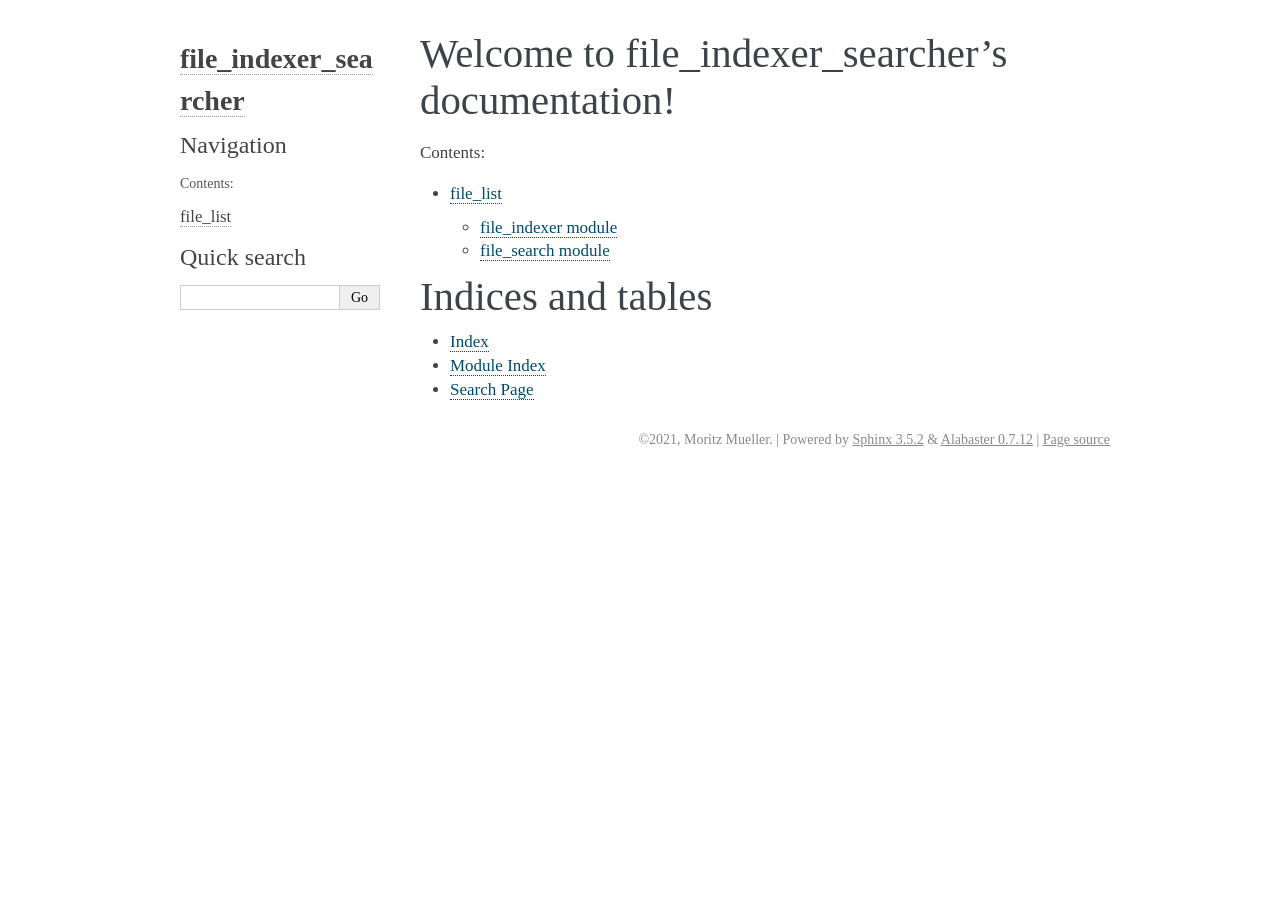
<file: docs/index.html>
<!DOCTYPE html>

<html>
  <head>
    <meta charset="utf-8" />
    <meta name="viewport" content="width=device-width, initial-scale=1.0" />
    <title>Welcome to file_indexer_searcher’s documentation! &#8212; file_indexer_searcher 1.0.0 documentation</title>
    <link rel="stylesheet" href="_static/pygments.css" type="text/css" />
    <link rel="stylesheet" href="_static/alabaster.css" type="text/css" />
    <script id="documentation_options" data-url_root="./" src="_static/documentation_options.js"></script>
    <script src="_static/jquery.js"></script>
    <script src="_static/underscore.js"></script>
    <script src="_static/doctools.js"></script>
    <link rel="index" title="Index" href="genindex.html" />
    <link rel="search" title="Search" href="search.html" />
    <link rel="next" title="file_list" href="modules.html" />
   
  <link rel="stylesheet" href="_static/custom.css" type="text/css" />
  
  
  <meta name="viewport" content="width=device-width, initial-scale=0.9, maximum-scale=0.9" />

  </head><body>
  

    <div class="document">
      <div class="documentwrapper">
        <div class="bodywrapper">
          

          <div class="body" role="main">
            
  <div class="section" id="welcome-to-file-indexer-searcher-s-documentation">
<h1>Welcome to file_indexer_searcher’s documentation!<a class="headerlink" href="#welcome-to-file-indexer-searcher-s-documentation" title="Permalink to this headline">¶</a></h1>
<div class="toctree-wrapper compound">
<p class="caption"><span class="caption-text">Contents:</span></p>
<ul>
<li class="toctree-l1"><a class="reference internal" href="modules.html">file_list</a><ul>
<li class="toctree-l2"><a class="reference internal" href="file_indexer.html">file_indexer module</a></li>
<li class="toctree-l2"><a class="reference internal" href="file_search.html">file_search module</a></li>
</ul>
</li>
</ul>
</div>
</div>
<div class="section" id="indices-and-tables">
<h1>Indices and tables<a class="headerlink" href="#indices-and-tables" title="Permalink to this headline">¶</a></h1>
<ul class="simple">
<li><p><a class="reference internal" href="genindex.html"><span class="std std-ref">Index</span></a></p></li>
<li><p><a class="reference internal" href="py-modindex.html"><span class="std std-ref">Module Index</span></a></p></li>
<li><p><a class="reference internal" href="search.html"><span class="std std-ref">Search Page</span></a></p></li>
</ul>
</div>


          </div>
          
        </div>
      </div>
      <div class="sphinxsidebar" role="navigation" aria-label="main navigation">
        <div class="sphinxsidebarwrapper">
<h1 class="logo"><a href="#">file_indexer_searcher</a></h1>








<h3>Navigation</h3>
<p class="caption"><span class="caption-text">Contents:</span></p>
<ul>
<li class="toctree-l1"><a class="reference internal" href="modules.html">file_list</a></li>
</ul>

<div class="relations">
<h3>Related Topics</h3>
<ul>
  <li><a href="#">Documentation overview</a><ul>
      <li>Next: <a href="modules.html" title="next chapter">file_list</a></li>
  </ul></li>
</ul>
</div>
<div id="searchbox" style="display: none" role="search">
  <h3 id="searchlabel">Quick search</h3>
    <div class="searchformwrapper">
    <form class="search" action="search.html" method="get">
      <input type="text" name="q" aria-labelledby="searchlabel" />
      <input type="submit" value="Go" />
    </form>
    </div>
</div>
<script>$('#searchbox').show(0);</script>








        </div>
      </div>
      <div class="clearer"></div>
    </div>
    <div class="footer">
      &copy;2021, Moritz Mueller.
      
      |
      Powered by <a href="http://sphinx-doc.org/">Sphinx 3.5.2</a>
      &amp; <a href="https://github.com/bitprophet/alabaster">Alabaster 0.7.12</a>
      
      |
      <a href="_sources/index.rst.txt"
          rel="nofollow">Page source</a>
    </div>

    

    
  </body>
</html>
</file>
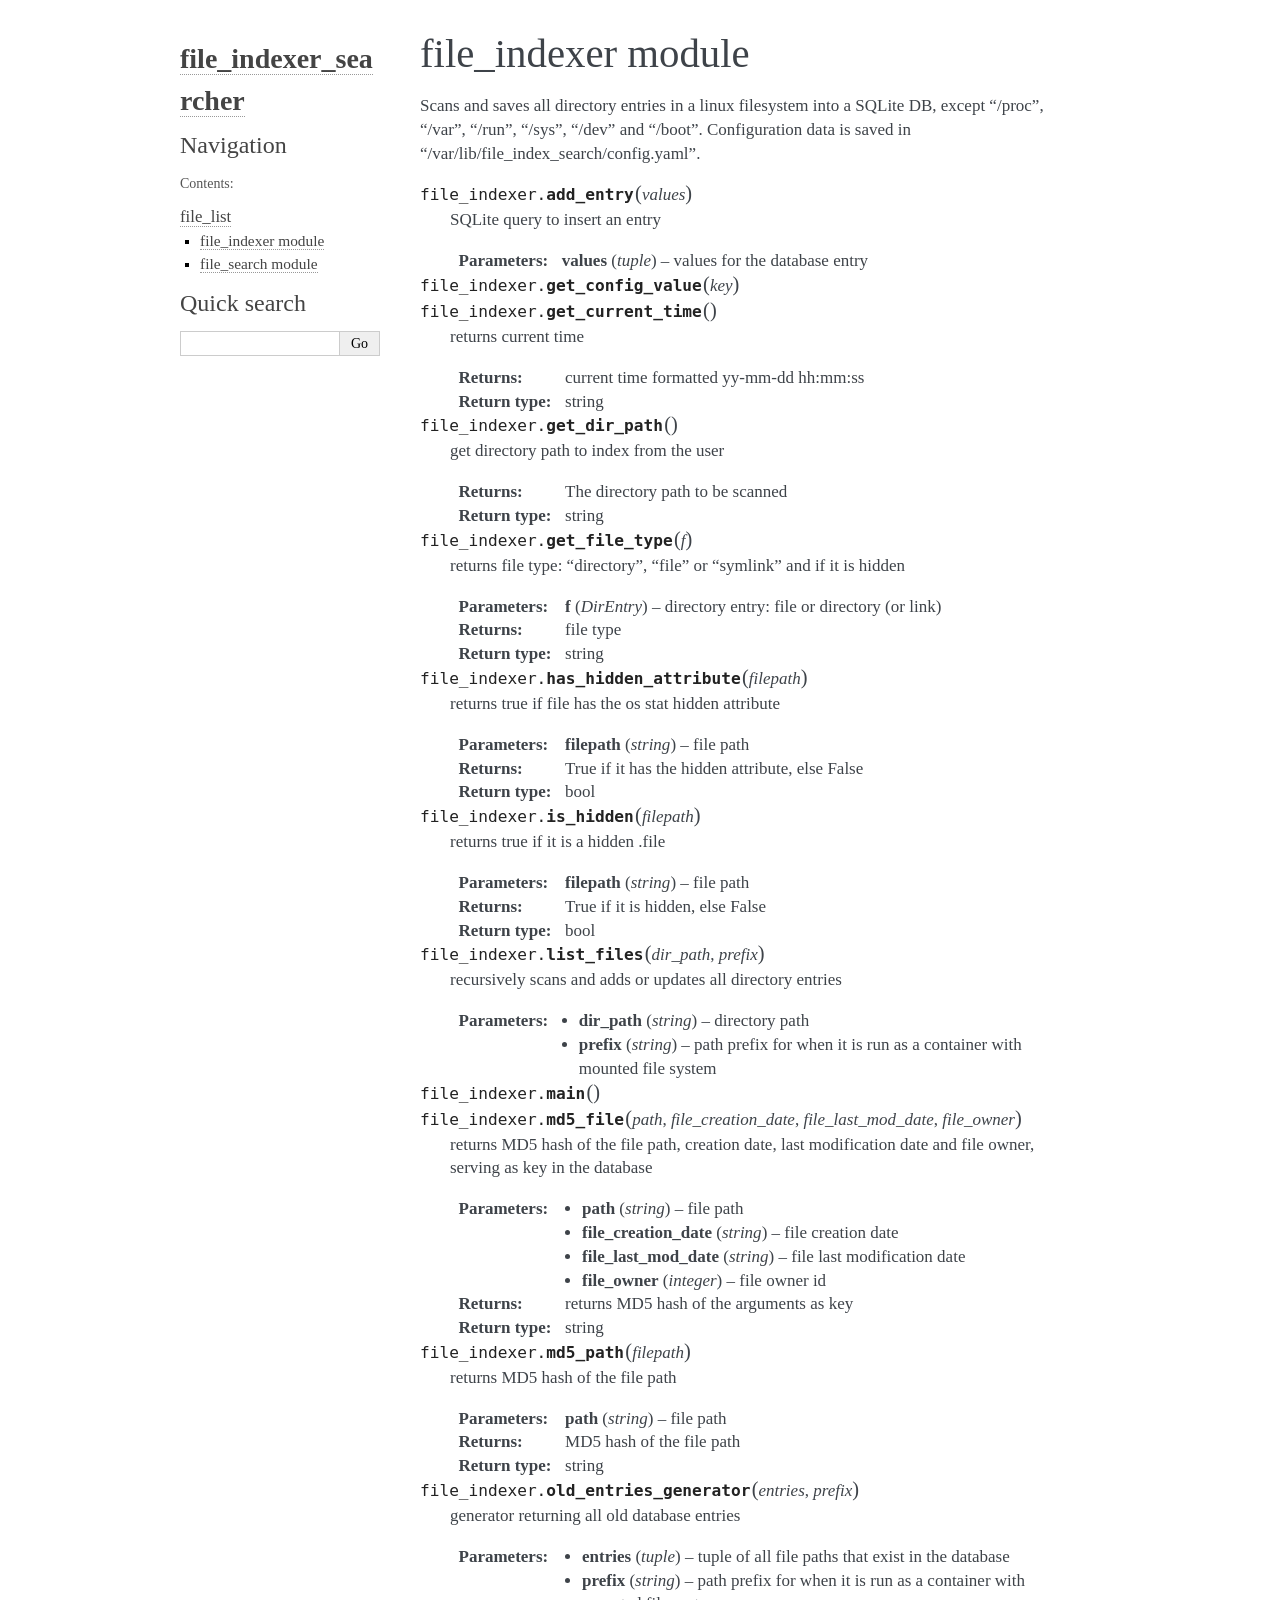
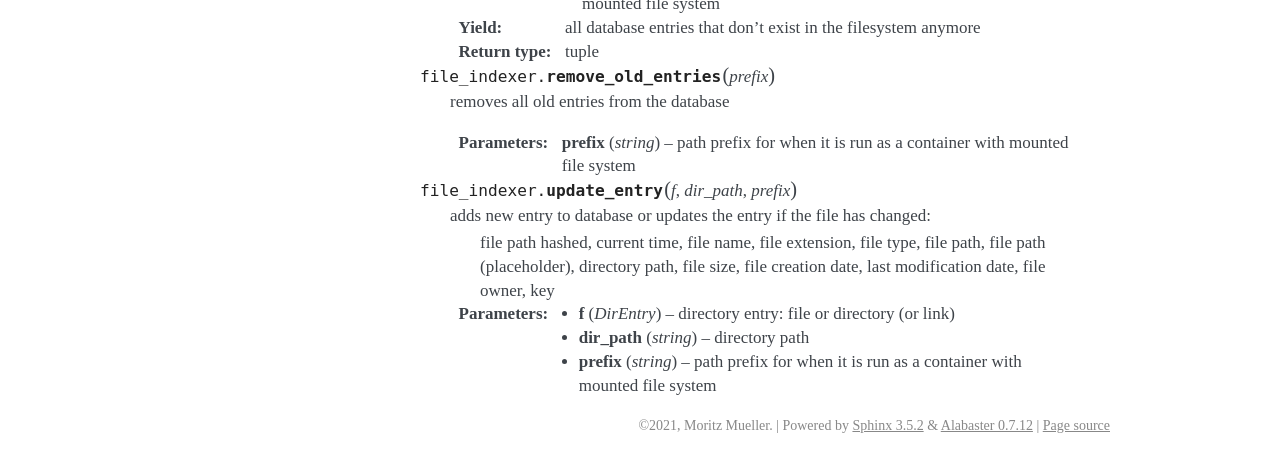
<file: docs/file_indexer.html>
<!DOCTYPE html>

<html>
  <head>
    <meta charset="utf-8" />
    <meta name="viewport" content="width=device-width, initial-scale=1.0" />
    <title>file_indexer module &#8212; file_indexer_searcher 1.0.0 documentation</title>
    <link rel="stylesheet" href="_static/pygments.css" type="text/css" />
    <link rel="stylesheet" href="_static/alabaster.css" type="text/css" />
    <script id="documentation_options" data-url_root="./" src="_static/documentation_options.js"></script>
    <script src="_static/jquery.js"></script>
    <script src="_static/underscore.js"></script>
    <script src="_static/doctools.js"></script>
    <link rel="index" title="Index" href="genindex.html" />
    <link rel="search" title="Search" href="search.html" />
    <link rel="next" title="file_search module" href="file_search.html" />
    <link rel="prev" title="file_list" href="modules.html" />
   
  <link rel="stylesheet" href="_static/custom.css" type="text/css" />
  
  
  <meta name="viewport" content="width=device-width, initial-scale=0.9, maximum-scale=0.9" />

  </head><body>
  

    <div class="document">
      <div class="documentwrapper">
        <div class="bodywrapper">
          

          <div class="body" role="main">
            
  <div class="section" id="module-file_indexer">
<span id="file-indexer-module"></span><h1>file_indexer module<a class="headerlink" href="#module-file_indexer" title="Permalink to this headline">¶</a></h1>
<p>Scans and saves all directory entries in a linux filesystem into a SQLite DB, 
except “/proc”, “/var”, “/run”, “/sys”, “/dev” and “/boot”.
Configuration data is saved in “/var/lib/file_index_search/config.yaml”.</p>
<dl class="py function">
<dt id="file_indexer.add_entry">
<code class="sig-prename descclassname"><span class="pre">file_indexer.</span></code><code class="sig-name descname"><span class="pre">add_entry</span></code><span class="sig-paren">(</span><em class="sig-param"><span class="n"><span class="pre">values</span></span></em><span class="sig-paren">)</span><a class="headerlink" href="#file_indexer.add_entry" title="Permalink to this definition">¶</a></dt>
<dd><p>SQLite query to insert an entry</p>
<dl class="field-list simple">
<dt class="field-odd">Parameters</dt>
<dd class="field-odd"><p><strong>values</strong> (<em>tuple</em>) – values for the database entry</p>
</dd>
</dl>
</dd></dl>

<dl class="py function">
<dt id="file_indexer.get_config_value">
<code class="sig-prename descclassname"><span class="pre">file_indexer.</span></code><code class="sig-name descname"><span class="pre">get_config_value</span></code><span class="sig-paren">(</span><em class="sig-param"><span class="n"><span class="pre">key</span></span></em><span class="sig-paren">)</span><a class="headerlink" href="#file_indexer.get_config_value" title="Permalink to this definition">¶</a></dt>
<dd></dd></dl>

<dl class="py function">
<dt id="file_indexer.get_current_time">
<code class="sig-prename descclassname"><span class="pre">file_indexer.</span></code><code class="sig-name descname"><span class="pre">get_current_time</span></code><span class="sig-paren">(</span><span class="sig-paren">)</span><a class="headerlink" href="#file_indexer.get_current_time" title="Permalink to this definition">¶</a></dt>
<dd><p>returns current time</p>
<dl class="field-list simple">
<dt class="field-odd">Returns</dt>
<dd class="field-odd"><p>current time formatted yy-mm-dd hh:mm:ss</p>
</dd>
<dt class="field-even">Return type</dt>
<dd class="field-even"><p>string</p>
</dd>
</dl>
</dd></dl>

<dl class="py function">
<dt id="file_indexer.get_dir_path">
<code class="sig-prename descclassname"><span class="pre">file_indexer.</span></code><code class="sig-name descname"><span class="pre">get_dir_path</span></code><span class="sig-paren">(</span><span class="sig-paren">)</span><a class="headerlink" href="#file_indexer.get_dir_path" title="Permalink to this definition">¶</a></dt>
<dd><p>get directory path to index from the user</p>
<dl class="field-list simple">
<dt class="field-odd">Returns</dt>
<dd class="field-odd"><p>The directory path to be scanned</p>
</dd>
<dt class="field-even">Return type</dt>
<dd class="field-even"><p>string</p>
</dd>
</dl>
</dd></dl>

<dl class="py function">
<dt id="file_indexer.get_file_type">
<code class="sig-prename descclassname"><span class="pre">file_indexer.</span></code><code class="sig-name descname"><span class="pre">get_file_type</span></code><span class="sig-paren">(</span><em class="sig-param"><span class="n"><span class="pre">f</span></span></em><span class="sig-paren">)</span><a class="headerlink" href="#file_indexer.get_file_type" title="Permalink to this definition">¶</a></dt>
<dd><p>returns file type: “directory”, “file” or “symlink” and if it is hidden</p>
<dl class="field-list simple">
<dt class="field-odd">Parameters</dt>
<dd class="field-odd"><p><strong>f</strong> (<em>DirEntry</em>) – directory entry: file or directory (or link)</p>
</dd>
<dt class="field-even">Returns</dt>
<dd class="field-even"><p>file type</p>
</dd>
<dt class="field-odd">Return type</dt>
<dd class="field-odd"><p>string</p>
</dd>
</dl>
</dd></dl>

<dl class="py function">
<dt id="file_indexer.has_hidden_attribute">
<code class="sig-prename descclassname"><span class="pre">file_indexer.</span></code><code class="sig-name descname"><span class="pre">has_hidden_attribute</span></code><span class="sig-paren">(</span><em class="sig-param"><span class="n"><span class="pre">filepath</span></span></em><span class="sig-paren">)</span><a class="headerlink" href="#file_indexer.has_hidden_attribute" title="Permalink to this definition">¶</a></dt>
<dd><p>returns true if file has the os stat hidden attribute</p>
<dl class="field-list simple">
<dt class="field-odd">Parameters</dt>
<dd class="field-odd"><p><strong>filepath</strong> (<em>string</em>) – file path</p>
</dd>
<dt class="field-even">Returns</dt>
<dd class="field-even"><p>True if it has the hidden attribute, else False</p>
</dd>
<dt class="field-odd">Return type</dt>
<dd class="field-odd"><p>bool</p>
</dd>
</dl>
</dd></dl>

<dl class="py function">
<dt id="file_indexer.is_hidden">
<code class="sig-prename descclassname"><span class="pre">file_indexer.</span></code><code class="sig-name descname"><span class="pre">is_hidden</span></code><span class="sig-paren">(</span><em class="sig-param"><span class="n"><span class="pre">filepath</span></span></em><span class="sig-paren">)</span><a class="headerlink" href="#file_indexer.is_hidden" title="Permalink to this definition">¶</a></dt>
<dd><p>returns true if it is a hidden .file</p>
<dl class="field-list simple">
<dt class="field-odd">Parameters</dt>
<dd class="field-odd"><p><strong>filepath</strong> (<em>string</em>) – file path</p>
</dd>
<dt class="field-even">Returns</dt>
<dd class="field-even"><p>True if it is hidden, else False</p>
</dd>
<dt class="field-odd">Return type</dt>
<dd class="field-odd"><p>bool</p>
</dd>
</dl>
</dd></dl>

<dl class="py function">
<dt id="file_indexer.list_files">
<code class="sig-prename descclassname"><span class="pre">file_indexer.</span></code><code class="sig-name descname"><span class="pre">list_files</span></code><span class="sig-paren">(</span><em class="sig-param"><span class="n"><span class="pre">dir_path</span></span></em>, <em class="sig-param"><span class="n"><span class="pre">prefix</span></span></em><span class="sig-paren">)</span><a class="headerlink" href="#file_indexer.list_files" title="Permalink to this definition">¶</a></dt>
<dd><p>recursively scans and adds or updates all directory entries</p>
<dl class="field-list simple">
<dt class="field-odd">Parameters</dt>
<dd class="field-odd"><ul class="simple">
<li><p><strong>dir_path</strong> (<em>string</em>) – directory path</p></li>
<li><p><strong>prefix</strong> (<em>string</em>) – path prefix for when it is run as a container with mounted file system</p></li>
</ul>
</dd>
</dl>
</dd></dl>

<dl class="py function">
<dt id="file_indexer.main">
<code class="sig-prename descclassname"><span class="pre">file_indexer.</span></code><code class="sig-name descname"><span class="pre">main</span></code><span class="sig-paren">(</span><span class="sig-paren">)</span><a class="headerlink" href="#file_indexer.main" title="Permalink to this definition">¶</a></dt>
<dd></dd></dl>

<dl class="py function">
<dt id="file_indexer.md5_file">
<code class="sig-prename descclassname"><span class="pre">file_indexer.</span></code><code class="sig-name descname"><span class="pre">md5_file</span></code><span class="sig-paren">(</span><em class="sig-param"><span class="n"><span class="pre">path</span></span></em>, <em class="sig-param"><span class="n"><span class="pre">file_creation_date</span></span></em>, <em class="sig-param"><span class="n"><span class="pre">file_last_mod_date</span></span></em>, <em class="sig-param"><span class="n"><span class="pre">file_owner</span></span></em><span class="sig-paren">)</span><a class="headerlink" href="#file_indexer.md5_file" title="Permalink to this definition">¶</a></dt>
<dd><p>returns MD5 hash of the file path, creation date, last modification date
and file owner, serving as key in the database</p>
<dl class="field-list simple">
<dt class="field-odd">Parameters</dt>
<dd class="field-odd"><ul class="simple">
<li><p><strong>path</strong> (<em>string</em>) – file path</p></li>
<li><p><strong>file_creation_date</strong> (<em>string</em>) – file creation date</p></li>
<li><p><strong>file_last_mod_date</strong> (<em>string</em>) – file last modification date</p></li>
<li><p><strong>file_owner</strong> (<em>integer</em>) – file owner id</p></li>
</ul>
</dd>
<dt class="field-even">Returns</dt>
<dd class="field-even"><p>returns MD5 hash of the arguments as key</p>
</dd>
<dt class="field-odd">Return type</dt>
<dd class="field-odd"><p>string</p>
</dd>
</dl>
</dd></dl>

<dl class="py function">
<dt id="file_indexer.md5_path">
<code class="sig-prename descclassname"><span class="pre">file_indexer.</span></code><code class="sig-name descname"><span class="pre">md5_path</span></code><span class="sig-paren">(</span><em class="sig-param"><span class="n"><span class="pre">filepath</span></span></em><span class="sig-paren">)</span><a class="headerlink" href="#file_indexer.md5_path" title="Permalink to this definition">¶</a></dt>
<dd><p>returns MD5 hash of the file path</p>
<dl class="field-list simple">
<dt class="field-odd">Parameters</dt>
<dd class="field-odd"><p><strong>path</strong> (<em>string</em>) – file path</p>
</dd>
<dt class="field-even">Returns</dt>
<dd class="field-even"><p>MD5 hash of the file path</p>
</dd>
<dt class="field-odd">Return type</dt>
<dd class="field-odd"><p>string</p>
</dd>
</dl>
</dd></dl>

<dl class="py function">
<dt id="file_indexer.old_entries_generator">
<code class="sig-prename descclassname"><span class="pre">file_indexer.</span></code><code class="sig-name descname"><span class="pre">old_entries_generator</span></code><span class="sig-paren">(</span><em class="sig-param"><span class="n"><span class="pre">entries</span></span></em>, <em class="sig-param"><span class="n"><span class="pre">prefix</span></span></em><span class="sig-paren">)</span><a class="headerlink" href="#file_indexer.old_entries_generator" title="Permalink to this definition">¶</a></dt>
<dd><p>generator returning all old database entries</p>
<dl class="field-list simple">
<dt class="field-odd">Parameters</dt>
<dd class="field-odd"><ul class="simple">
<li><p><strong>entries</strong> (<em>tuple</em>) – tuple of all file paths that exist in the database</p></li>
<li><p><strong>prefix</strong> (<em>string</em>) – path prefix for when it is run as a container with mounted file system</p></li>
</ul>
</dd>
<dt class="field-even">Yield</dt>
<dd class="field-even"><p>all database entries that don’t exist in the filesystem anymore</p>
</dd>
<dt class="field-odd">Return type</dt>
<dd class="field-odd"><p>tuple</p>
</dd>
</dl>
</dd></dl>

<dl class="py function">
<dt id="file_indexer.remove_old_entries">
<code class="sig-prename descclassname"><span class="pre">file_indexer.</span></code><code class="sig-name descname"><span class="pre">remove_old_entries</span></code><span class="sig-paren">(</span><em class="sig-param"><span class="n"><span class="pre">prefix</span></span></em><span class="sig-paren">)</span><a class="headerlink" href="#file_indexer.remove_old_entries" title="Permalink to this definition">¶</a></dt>
<dd><p>removes all old entries from the database</p>
<dl class="field-list simple">
<dt class="field-odd">Parameters</dt>
<dd class="field-odd"><p><strong>prefix</strong> (<em>string</em>) – path prefix for when it is run as a container with mounted file system</p>
</dd>
</dl>
</dd></dl>

<dl class="py function">
<dt id="file_indexer.update_entry">
<code class="sig-prename descclassname"><span class="pre">file_indexer.</span></code><code class="sig-name descname"><span class="pre">update_entry</span></code><span class="sig-paren">(</span><em class="sig-param"><span class="n"><span class="pre">f</span></span></em>, <em class="sig-param"><span class="n"><span class="pre">dir_path</span></span></em>, <em class="sig-param"><span class="n"><span class="pre">prefix</span></span></em><span class="sig-paren">)</span><a class="headerlink" href="#file_indexer.update_entry" title="Permalink to this definition">¶</a></dt>
<dd><dl class="simple">
<dt>adds new entry to database or updates the entry if the file has changed:</dt><dd><p>file path hashed, current time, file name, file extension, file type,
file path, file path (placeholder), directory path, file size, 
file creation date, last modification date, file owner, key</p>
</dd>
</dl>
<dl class="field-list simple">
<dt class="field-odd">Parameters</dt>
<dd class="field-odd"><ul class="simple">
<li><p><strong>f</strong> (<em>DirEntry</em>) – directory entry: file or directory (or link)</p></li>
<li><p><strong>dir_path</strong> (<em>string</em>) – directory path</p></li>
<li><p><strong>prefix</strong> (<em>string</em>) – path prefix for when it is run as a container with mounted file system</p></li>
</ul>
</dd>
</dl>
</dd></dl>

</div>


          </div>
          
        </div>
      </div>
      <div class="sphinxsidebar" role="navigation" aria-label="main navigation">
        <div class="sphinxsidebarwrapper">
<h1 class="logo"><a href="index.html">file_indexer_searcher</a></h1>








<h3>Navigation</h3>
<p class="caption"><span class="caption-text">Contents:</span></p>
<ul class="current">
<li class="toctree-l1 current"><a class="reference internal" href="modules.html">file_list</a><ul class="current">
<li class="toctree-l2 current"><a class="current reference internal" href="#">file_indexer module</a></li>
<li class="toctree-l2"><a class="reference internal" href="file_search.html">file_search module</a></li>
</ul>
</li>
</ul>

<div class="relations">
<h3>Related Topics</h3>
<ul>
  <li><a href="index.html">Documentation overview</a><ul>
  <li><a href="modules.html">file_list</a><ul>
      <li>Previous: <a href="modules.html" title="previous chapter">file_list</a></li>
      <li>Next: <a href="file_search.html" title="next chapter">file_search module</a></li>
  </ul></li>
  </ul></li>
</ul>
</div>
<div id="searchbox" style="display: none" role="search">
  <h3 id="searchlabel">Quick search</h3>
    <div class="searchformwrapper">
    <form class="search" action="search.html" method="get">
      <input type="text" name="q" aria-labelledby="searchlabel" />
      <input type="submit" value="Go" />
    </form>
    </div>
</div>
<script>$('#searchbox').show(0);</script>








        </div>
      </div>
      <div class="clearer"></div>
    </div>
    <div class="footer">
      &copy;2021, Moritz Mueller.
      
      |
      Powered by <a href="http://sphinx-doc.org/">Sphinx 3.5.2</a>
      &amp; <a href="https://github.com/bitprophet/alabaster">Alabaster 0.7.12</a>
      
      |
      <a href="_sources/file_indexer.rst.txt"
          rel="nofollow">Page source</a>
    </div>

    

    
  </body>
</html>
</file>
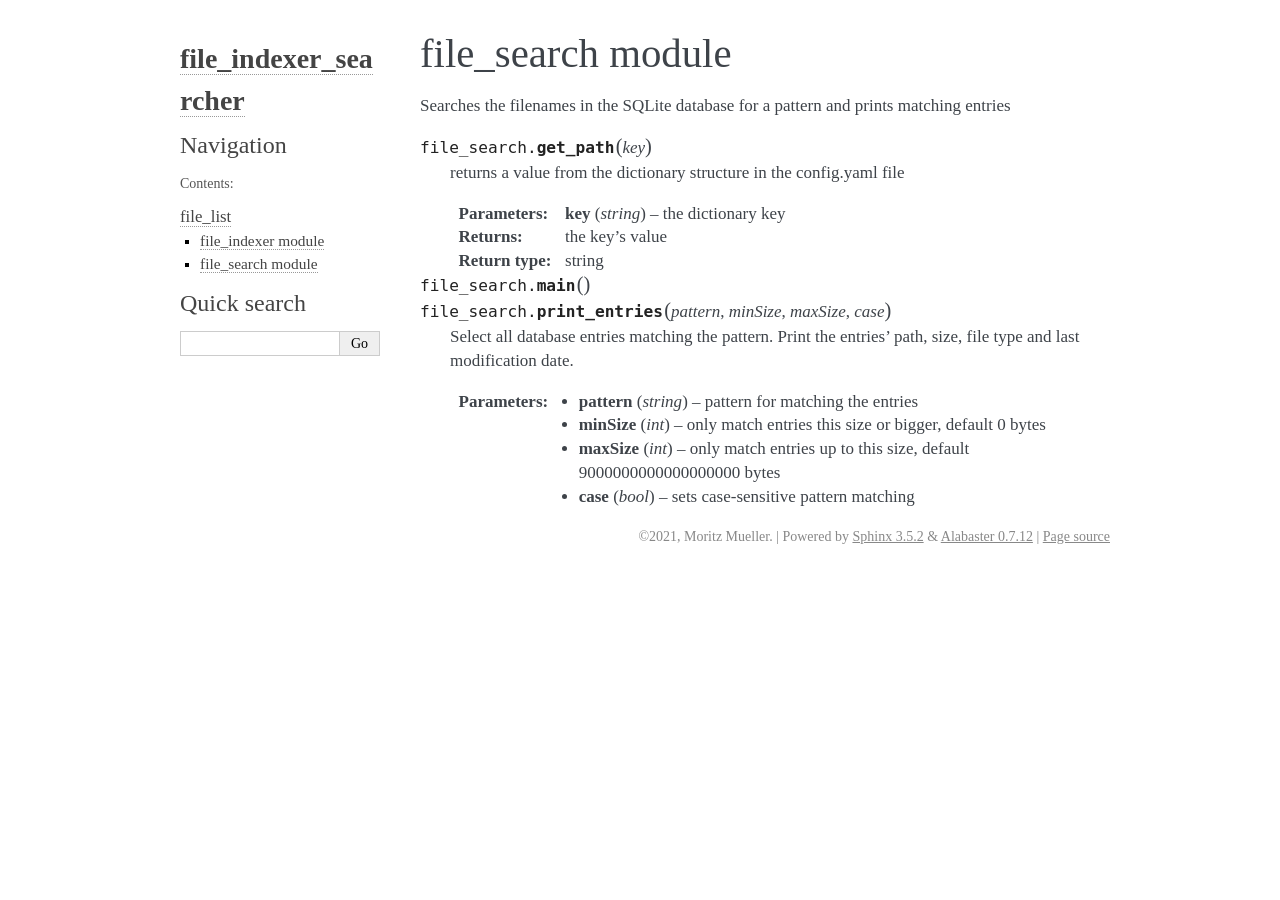
<file: docs/file_search.html>
<!DOCTYPE html>

<html>
  <head>
    <meta charset="utf-8" />
    <meta name="viewport" content="width=device-width, initial-scale=1.0" />
    <title>file_search module &#8212; file_indexer_searcher 1.0.0 documentation</title>
    <link rel="stylesheet" href="_static/pygments.css" type="text/css" />
    <link rel="stylesheet" href="_static/alabaster.css" type="text/css" />
    <script id="documentation_options" data-url_root="./" src="_static/documentation_options.js"></script>
    <script src="_static/jquery.js"></script>
    <script src="_static/underscore.js"></script>
    <script src="_static/doctools.js"></script>
    <link rel="index" title="Index" href="genindex.html" />
    <link rel="search" title="Search" href="search.html" />
    <link rel="prev" title="file_indexer module" href="file_indexer.html" />
   
  <link rel="stylesheet" href="_static/custom.css" type="text/css" />
  
  
  <meta name="viewport" content="width=device-width, initial-scale=0.9, maximum-scale=0.9" />

  </head><body>
  

    <div class="document">
      <div class="documentwrapper">
        <div class="bodywrapper">
          

          <div class="body" role="main">
            
  <div class="section" id="module-file_search">
<span id="file-search-module"></span><h1>file_search module<a class="headerlink" href="#module-file_search" title="Permalink to this headline">¶</a></h1>
<p>Searches the filenames in the SQLite database for a pattern and prints matching entries</p>
<dl class="py function">
<dt id="file_search.get_path">
<code class="sig-prename descclassname"><span class="pre">file_search.</span></code><code class="sig-name descname"><span class="pre">get_path</span></code><span class="sig-paren">(</span><em class="sig-param"><span class="n"><span class="pre">key</span></span></em><span class="sig-paren">)</span><a class="headerlink" href="#file_search.get_path" title="Permalink to this definition">¶</a></dt>
<dd><p>returns a value from the dictionary structure in the config.yaml file</p>
<dl class="field-list simple">
<dt class="field-odd">Parameters</dt>
<dd class="field-odd"><p><strong>key</strong> (<em>string</em>) – the dictionary key</p>
</dd>
<dt class="field-even">Returns</dt>
<dd class="field-even"><p>the key’s value</p>
</dd>
<dt class="field-odd">Return type</dt>
<dd class="field-odd"><p>string</p>
</dd>
</dl>
</dd></dl>

<dl class="py function">
<dt id="file_search.main">
<code class="sig-prename descclassname"><span class="pre">file_search.</span></code><code class="sig-name descname"><span class="pre">main</span></code><span class="sig-paren">(</span><span class="sig-paren">)</span><a class="headerlink" href="#file_search.main" title="Permalink to this definition">¶</a></dt>
<dd></dd></dl>

<dl class="py function">
<dt id="file_search.print_entries">
<code class="sig-prename descclassname"><span class="pre">file_search.</span></code><code class="sig-name descname"><span class="pre">print_entries</span></code><span class="sig-paren">(</span><em class="sig-param"><span class="n"><span class="pre">pattern</span></span></em>, <em class="sig-param"><span class="n"><span class="pre">minSize</span></span></em>, <em class="sig-param"><span class="n"><span class="pre">maxSize</span></span></em>, <em class="sig-param"><span class="n"><span class="pre">case</span></span></em><span class="sig-paren">)</span><a class="headerlink" href="#file_search.print_entries" title="Permalink to this definition">¶</a></dt>
<dd><p>Select all database entries matching the pattern. 
Print the entries’ path, size, file type and last modification date.</p>
<dl class="field-list simple">
<dt class="field-odd">Parameters</dt>
<dd class="field-odd"><ul class="simple">
<li><p><strong>pattern</strong> (<em>string</em>) – pattern for matching the entries</p></li>
<li><p><strong>minSize</strong> (<em>int</em>) – only match entries this size or bigger, default 0 bytes</p></li>
<li><p><strong>maxSize</strong> (<em>int</em>) – only match entries up to this size, default 9000000000000000000 bytes</p></li>
<li><p><strong>case</strong> (<em>bool</em>) – sets case-sensitive pattern matching</p></li>
</ul>
</dd>
</dl>
</dd></dl>

</div>


          </div>
          
        </div>
      </div>
      <div class="sphinxsidebar" role="navigation" aria-label="main navigation">
        <div class="sphinxsidebarwrapper">
<h1 class="logo"><a href="index.html">file_indexer_searcher</a></h1>








<h3>Navigation</h3>
<p class="caption"><span class="caption-text">Contents:</span></p>
<ul class="current">
<li class="toctree-l1 current"><a class="reference internal" href="modules.html">file_list</a><ul class="current">
<li class="toctree-l2"><a class="reference internal" href="file_indexer.html">file_indexer module</a></li>
<li class="toctree-l2 current"><a class="current reference internal" href="#">file_search module</a></li>
</ul>
</li>
</ul>

<div class="relations">
<h3>Related Topics</h3>
<ul>
  <li><a href="index.html">Documentation overview</a><ul>
  <li><a href="modules.html">file_list</a><ul>
      <li>Previous: <a href="file_indexer.html" title="previous chapter">file_indexer module</a></li>
  </ul></li>
  </ul></li>
</ul>
</div>
<div id="searchbox" style="display: none" role="search">
  <h3 id="searchlabel">Quick search</h3>
    <div class="searchformwrapper">
    <form class="search" action="search.html" method="get">
      <input type="text" name="q" aria-labelledby="searchlabel" />
      <input type="submit" value="Go" />
    </form>
    </div>
</div>
<script>$('#searchbox').show(0);</script>








        </div>
      </div>
      <div class="clearer"></div>
    </div>
    <div class="footer">
      &copy;2021, Moritz Mueller.
      
      |
      Powered by <a href="http://sphinx-doc.org/">Sphinx 3.5.2</a>
      &amp; <a href="https://github.com/bitprophet/alabaster">Alabaster 0.7.12</a>
      
      |
      <a href="_sources/file_search.rst.txt"
          rel="nofollow">Page source</a>
    </div>

    

    
  </body>
</html>
</file>
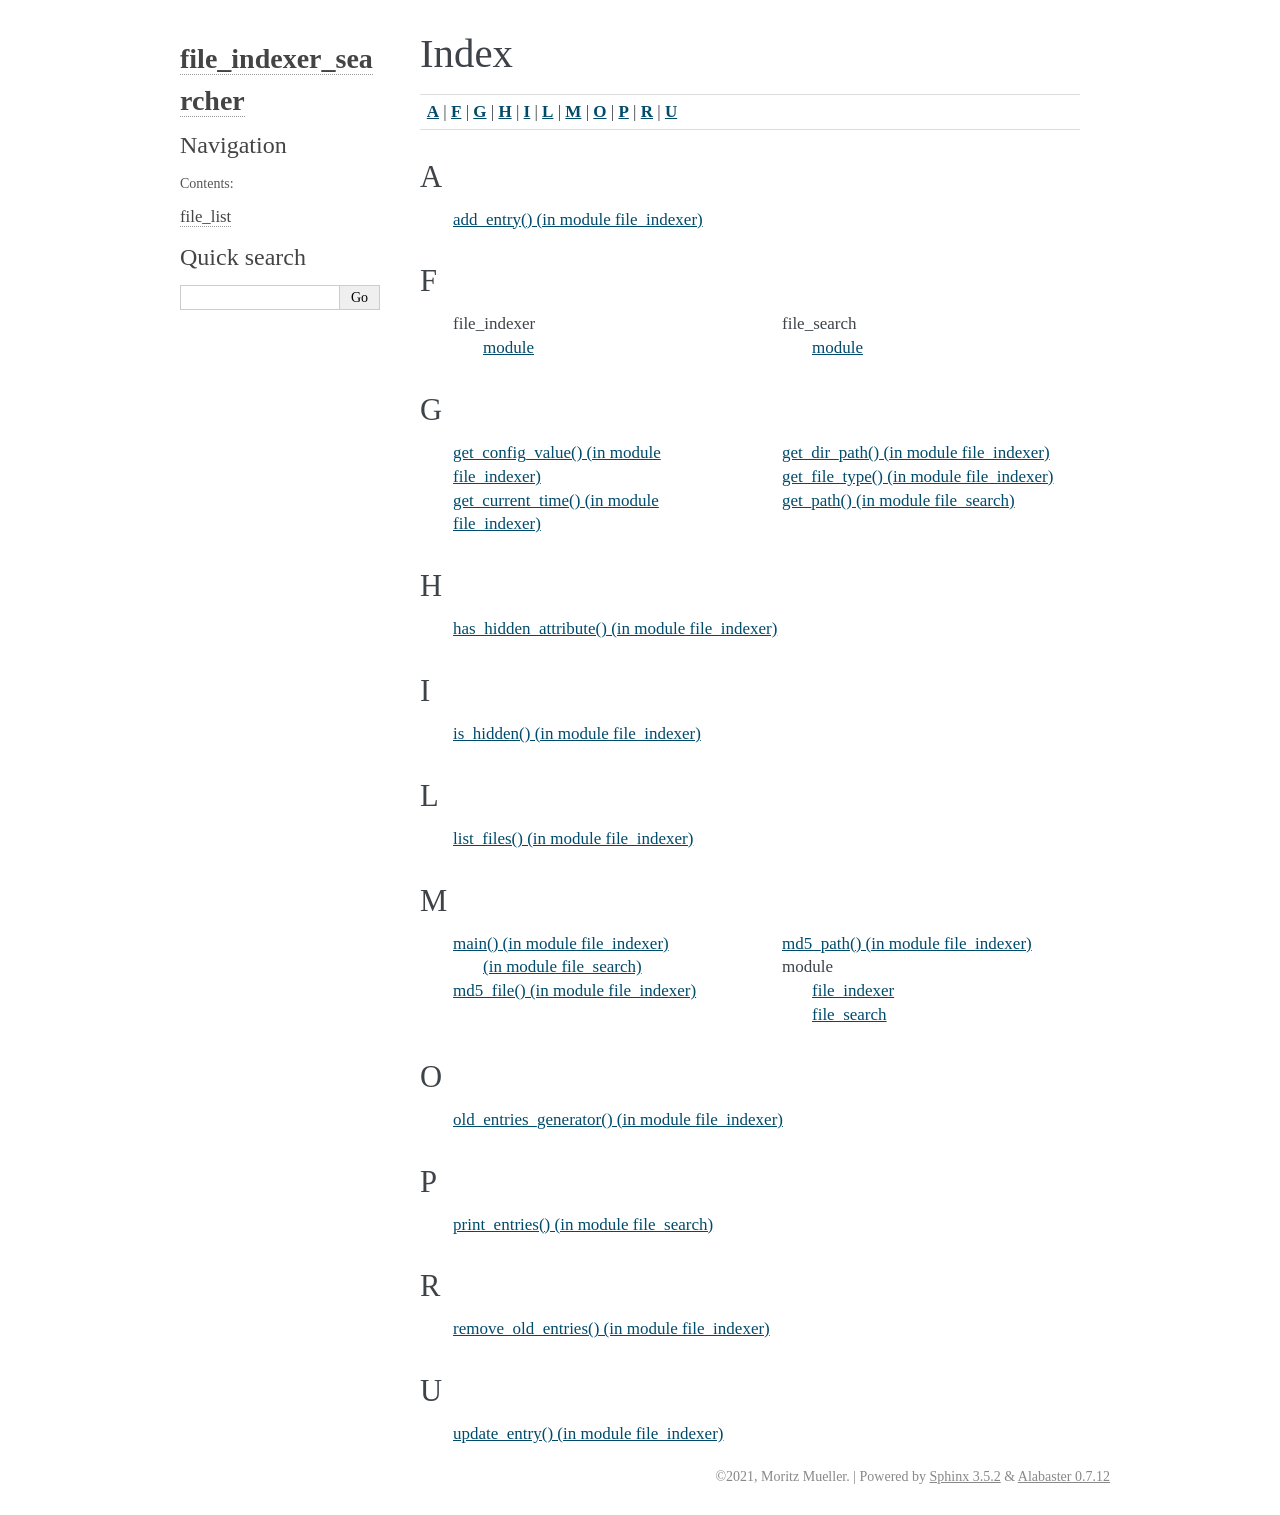
<file: docs/genindex.html>
<!DOCTYPE html>

<html>
  <head>
    <meta charset="utf-8" />
    <meta name="viewport" content="width=device-width, initial-scale=1.0" />
    <title>Index &#8212; file_indexer_searcher 1.0.0 documentation</title>
    <link rel="stylesheet" href="_static/pygments.css" type="text/css" />
    <link rel="stylesheet" href="_static/alabaster.css" type="text/css" />
    <script id="documentation_options" data-url_root="./" src="_static/documentation_options.js"></script>
    <script src="_static/jquery.js"></script>
    <script src="_static/underscore.js"></script>
    <script src="_static/doctools.js"></script>
    <link rel="index" title="Index" href="#" />
    <link rel="search" title="Search" href="search.html" />
   
  <link rel="stylesheet" href="_static/custom.css" type="text/css" />
  
  
  <meta name="viewport" content="width=device-width, initial-scale=0.9, maximum-scale=0.9" />

  </head><body>
  

    <div class="document">
      <div class="documentwrapper">
        <div class="bodywrapper">
          

          <div class="body" role="main">
            

<h1 id="index">Index</h1>

<div class="genindex-jumpbox">
 <a href="#A"><strong>A</strong></a>
 | <a href="#F"><strong>F</strong></a>
 | <a href="#G"><strong>G</strong></a>
 | <a href="#H"><strong>H</strong></a>
 | <a href="#I"><strong>I</strong></a>
 | <a href="#L"><strong>L</strong></a>
 | <a href="#M"><strong>M</strong></a>
 | <a href="#O"><strong>O</strong></a>
 | <a href="#P"><strong>P</strong></a>
 | <a href="#R"><strong>R</strong></a>
 | <a href="#U"><strong>U</strong></a>
 
</div>
<h2 id="A">A</h2>
<table style="width: 100%" class="indextable genindextable"><tr>
  <td style="width: 33%; vertical-align: top;"><ul>
      <li><a href="file_indexer.html#file_indexer.add_entry">add_entry() (in module file_indexer)</a>
</li>
  </ul></td>
</tr></table>

<h2 id="F">F</h2>
<table style="width: 100%" class="indextable genindextable"><tr>
  <td style="width: 33%; vertical-align: top;"><ul>
      <li>
    file_indexer

      <ul>
        <li><a href="file_indexer.html#module-file_indexer">module</a>
</li>
      </ul></li>
  </ul></td>
  <td style="width: 33%; vertical-align: top;"><ul>
      <li>
    file_search

      <ul>
        <li><a href="file_search.html#module-file_search">module</a>
</li>
      </ul></li>
  </ul></td>
</tr></table>

<h2 id="G">G</h2>
<table style="width: 100%" class="indextable genindextable"><tr>
  <td style="width: 33%; vertical-align: top;"><ul>
      <li><a href="file_indexer.html#file_indexer.get_config_value">get_config_value() (in module file_indexer)</a>
</li>
      <li><a href="file_indexer.html#file_indexer.get_current_time">get_current_time() (in module file_indexer)</a>
</li>
  </ul></td>
  <td style="width: 33%; vertical-align: top;"><ul>
      <li><a href="file_indexer.html#file_indexer.get_dir_path">get_dir_path() (in module file_indexer)</a>
</li>
      <li><a href="file_indexer.html#file_indexer.get_file_type">get_file_type() (in module file_indexer)</a>
</li>
      <li><a href="file_search.html#file_search.get_path">get_path() (in module file_search)</a>
</li>
  </ul></td>
</tr></table>

<h2 id="H">H</h2>
<table style="width: 100%" class="indextable genindextable"><tr>
  <td style="width: 33%; vertical-align: top;"><ul>
      <li><a href="file_indexer.html#file_indexer.has_hidden_attribute">has_hidden_attribute() (in module file_indexer)</a>
</li>
  </ul></td>
</tr></table>

<h2 id="I">I</h2>
<table style="width: 100%" class="indextable genindextable"><tr>
  <td style="width: 33%; vertical-align: top;"><ul>
      <li><a href="file_indexer.html#file_indexer.is_hidden">is_hidden() (in module file_indexer)</a>
</li>
  </ul></td>
</tr></table>

<h2 id="L">L</h2>
<table style="width: 100%" class="indextable genindextable"><tr>
  <td style="width: 33%; vertical-align: top;"><ul>
      <li><a href="file_indexer.html#file_indexer.list_files">list_files() (in module file_indexer)</a>
</li>
  </ul></td>
</tr></table>

<h2 id="M">M</h2>
<table style="width: 100%" class="indextable genindextable"><tr>
  <td style="width: 33%; vertical-align: top;"><ul>
      <li><a href="file_indexer.html#file_indexer.main">main() (in module file_indexer)</a>

      <ul>
        <li><a href="file_search.html#file_search.main">(in module file_search)</a>
</li>
      </ul></li>
      <li><a href="file_indexer.html#file_indexer.md5_file">md5_file() (in module file_indexer)</a>
</li>
  </ul></td>
  <td style="width: 33%; vertical-align: top;"><ul>
      <li><a href="file_indexer.html#file_indexer.md5_path">md5_path() (in module file_indexer)</a>
</li>
      <li>
    module

      <ul>
        <li><a href="file_indexer.html#module-file_indexer">file_indexer</a>
</li>
        <li><a href="file_search.html#module-file_search">file_search</a>
</li>
      </ul></li>
  </ul></td>
</tr></table>

<h2 id="O">O</h2>
<table style="width: 100%" class="indextable genindextable"><tr>
  <td style="width: 33%; vertical-align: top;"><ul>
      <li><a href="file_indexer.html#file_indexer.old_entries_generator">old_entries_generator() (in module file_indexer)</a>
</li>
  </ul></td>
</tr></table>

<h2 id="P">P</h2>
<table style="width: 100%" class="indextable genindextable"><tr>
  <td style="width: 33%; vertical-align: top;"><ul>
      <li><a href="file_search.html#file_search.print_entries">print_entries() (in module file_search)</a>
</li>
  </ul></td>
</tr></table>

<h2 id="R">R</h2>
<table style="width: 100%" class="indextable genindextable"><tr>
  <td style="width: 33%; vertical-align: top;"><ul>
      <li><a href="file_indexer.html#file_indexer.remove_old_entries">remove_old_entries() (in module file_indexer)</a>
</li>
  </ul></td>
</tr></table>

<h2 id="U">U</h2>
<table style="width: 100%" class="indextable genindextable"><tr>
  <td style="width: 33%; vertical-align: top;"><ul>
      <li><a href="file_indexer.html#file_indexer.update_entry">update_entry() (in module file_indexer)</a>
</li>
  </ul></td>
</tr></table>



          </div>
          
        </div>
      </div>
      <div class="sphinxsidebar" role="navigation" aria-label="main navigation">
        <div class="sphinxsidebarwrapper">
<h1 class="logo"><a href="index.html">file_indexer_searcher</a></h1>








<h3>Navigation</h3>
<p class="caption"><span class="caption-text">Contents:</span></p>
<ul>
<li class="toctree-l1"><a class="reference internal" href="modules.html">file_list</a></li>
</ul>

<div class="relations">
<h3>Related Topics</h3>
<ul>
  <li><a href="index.html">Documentation overview</a><ul>
  </ul></li>
</ul>
</div>
<div id="searchbox" style="display: none" role="search">
  <h3 id="searchlabel">Quick search</h3>
    <div class="searchformwrapper">
    <form class="search" action="search.html" method="get">
      <input type="text" name="q" aria-labelledby="searchlabel" />
      <input type="submit" value="Go" />
    </form>
    </div>
</div>
<script>$('#searchbox').show(0);</script>








        </div>
      </div>
      <div class="clearer"></div>
    </div>
    <div class="footer">
      &copy;2021, Moritz Mueller.
      
      |
      Powered by <a href="http://sphinx-doc.org/">Sphinx 3.5.2</a>
      &amp; <a href="https://github.com/bitprophet/alabaster">Alabaster 0.7.12</a>
      
    </div>

    

    
  </body>
</html>
</file>
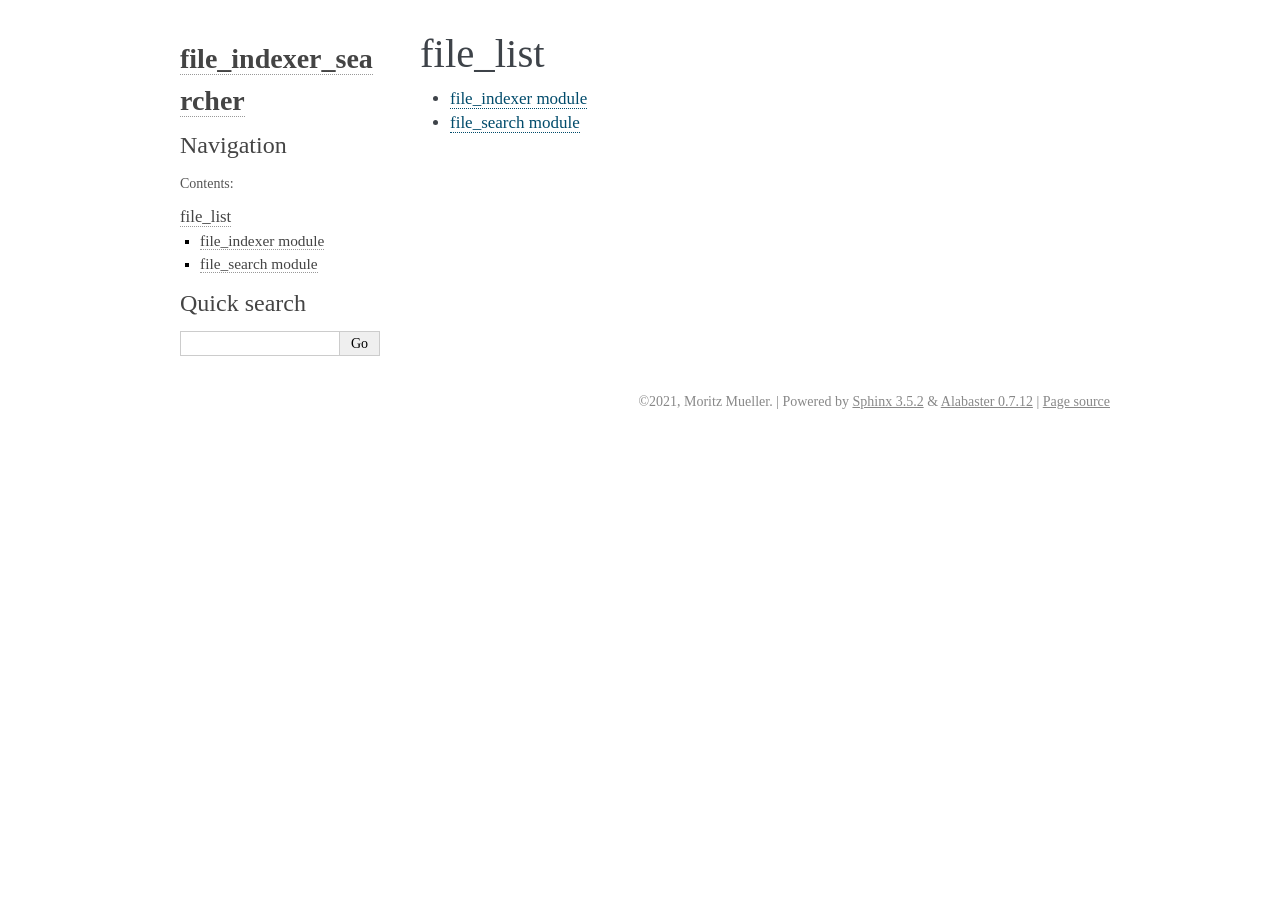
<file: docs/modules.html>
<!DOCTYPE html>

<html>
  <head>
    <meta charset="utf-8" />
    <meta name="viewport" content="width=device-width, initial-scale=1.0" />
    <title>file_list &#8212; file_indexer_searcher 1.0.0 documentation</title>
    <link rel="stylesheet" href="_static/pygments.css" type="text/css" />
    <link rel="stylesheet" href="_static/alabaster.css" type="text/css" />
    <script id="documentation_options" data-url_root="./" src="_static/documentation_options.js"></script>
    <script src="_static/jquery.js"></script>
    <script src="_static/underscore.js"></script>
    <script src="_static/doctools.js"></script>
    <link rel="index" title="Index" href="genindex.html" />
    <link rel="search" title="Search" href="search.html" />
    <link rel="next" title="file_indexer module" href="file_indexer.html" />
    <link rel="prev" title="Welcome to file_indexer_searcher’s documentation!" href="index.html" />
   
  <link rel="stylesheet" href="_static/custom.css" type="text/css" />
  
  
  <meta name="viewport" content="width=device-width, initial-scale=0.9, maximum-scale=0.9" />

  </head><body>
  

    <div class="document">
      <div class="documentwrapper">
        <div class="bodywrapper">
          

          <div class="body" role="main">
            
  <div class="section" id="file-list">
<h1>file_list<a class="headerlink" href="#file-list" title="Permalink to this headline">¶</a></h1>
<div class="toctree-wrapper compound">
<ul>
<li class="toctree-l1"><a class="reference internal" href="file_indexer.html">file_indexer module</a></li>
<li class="toctree-l1"><a class="reference internal" href="file_search.html">file_search module</a></li>
</ul>
</div>
</div>


          </div>
          
        </div>
      </div>
      <div class="sphinxsidebar" role="navigation" aria-label="main navigation">
        <div class="sphinxsidebarwrapper">
<h1 class="logo"><a href="index.html">file_indexer_searcher</a></h1>








<h3>Navigation</h3>
<p class="caption"><span class="caption-text">Contents:</span></p>
<ul class="current">
<li class="toctree-l1 current"><a class="current reference internal" href="#">file_list</a><ul>
<li class="toctree-l2"><a class="reference internal" href="file_indexer.html">file_indexer module</a></li>
<li class="toctree-l2"><a class="reference internal" href="file_search.html">file_search module</a></li>
</ul>
</li>
</ul>

<div class="relations">
<h3>Related Topics</h3>
<ul>
  <li><a href="index.html">Documentation overview</a><ul>
      <li>Previous: <a href="index.html" title="previous chapter">Welcome to file_indexer_searcher’s documentation!</a></li>
      <li>Next: <a href="file_indexer.html" title="next chapter">file_indexer module</a></li>
  </ul></li>
</ul>
</div>
<div id="searchbox" style="display: none" role="search">
  <h3 id="searchlabel">Quick search</h3>
    <div class="searchformwrapper">
    <form class="search" action="search.html" method="get">
      <input type="text" name="q" aria-labelledby="searchlabel" />
      <input type="submit" value="Go" />
    </form>
    </div>
</div>
<script>$('#searchbox').show(0);</script>








        </div>
      </div>
      <div class="clearer"></div>
    </div>
    <div class="footer">
      &copy;2021, Moritz Mueller.
      
      |
      Powered by <a href="http://sphinx-doc.org/">Sphinx 3.5.2</a>
      &amp; <a href="https://github.com/bitprophet/alabaster">Alabaster 0.7.12</a>
      
      |
      <a href="_sources/modules.rst.txt"
          rel="nofollow">Page source</a>
    </div>

    

    
  </body>
</html>
</file>
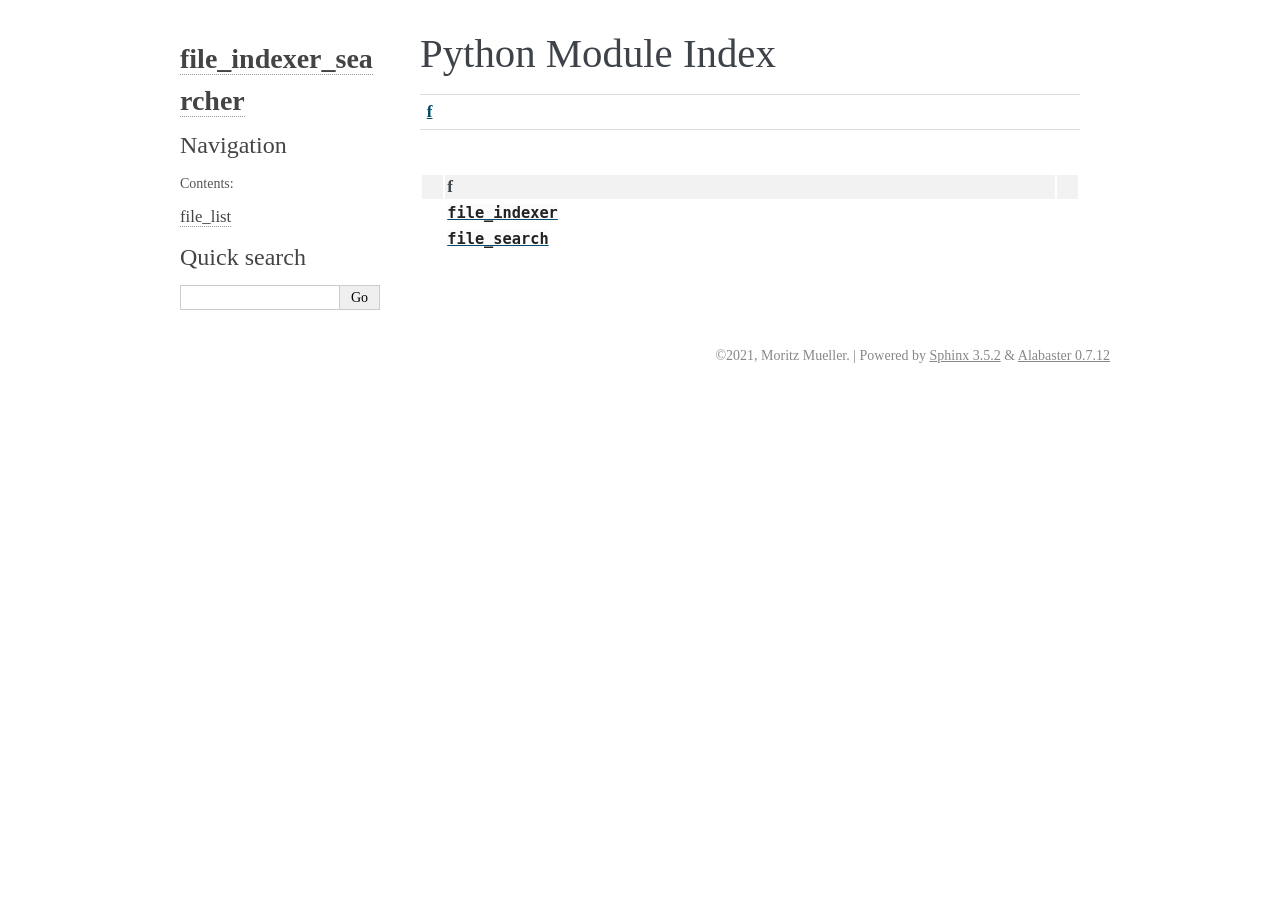
<file: docs/py-modindex.html>
<!DOCTYPE html>

<html>
  <head>
    <meta charset="utf-8" />
    <meta name="viewport" content="width=device-width, initial-scale=1.0" />
    <title>Python Module Index &#8212; file_indexer_searcher 1.0.0 documentation</title>
    <link rel="stylesheet" href="_static/pygments.css" type="text/css" />
    <link rel="stylesheet" href="_static/alabaster.css" type="text/css" />
    <script id="documentation_options" data-url_root="./" src="_static/documentation_options.js"></script>
    <script src="_static/jquery.js"></script>
    <script src="_static/underscore.js"></script>
    <script src="_static/doctools.js"></script>
    <link rel="index" title="Index" href="genindex.html" />
    <link rel="search" title="Search" href="search.html" />

   
  <link rel="stylesheet" href="_static/custom.css" type="text/css" />
  
  
  <meta name="viewport" content="width=device-width, initial-scale=0.9, maximum-scale=0.9" />


    <script>
      DOCUMENTATION_OPTIONS.COLLAPSE_INDEX = true;
    </script>


  </head><body>
  

    <div class="document">
      <div class="documentwrapper">
        <div class="bodywrapper">
          

          <div class="body" role="main">
            

   <h1>Python Module Index</h1>

   <div class="modindex-jumpbox">
   <a href="#cap-f"><strong>f</strong></a>
   </div>

   <table class="indextable modindextable">
     <tr class="pcap"><td></td><td>&#160;</td><td></td></tr>
     <tr class="cap" id="cap-f"><td></td><td>
       <strong>f</strong></td><td></td></tr>
     <tr>
       <td></td>
       <td>
       <a href="file_indexer.html#module-file_indexer"><code class="xref">file_indexer</code></a></td><td>
       <em></em></td></tr>
     <tr>
       <td></td>
       <td>
       <a href="file_search.html#module-file_search"><code class="xref">file_search</code></a></td><td>
       <em></em></td></tr>
   </table>


          </div>
          
        </div>
      </div>
      <div class="sphinxsidebar" role="navigation" aria-label="main navigation">
        <div class="sphinxsidebarwrapper">
<h1 class="logo"><a href="index.html">file_indexer_searcher</a></h1>








<h3>Navigation</h3>
<p class="caption"><span class="caption-text">Contents:</span></p>
<ul>
<li class="toctree-l1"><a class="reference internal" href="modules.html">file_list</a></li>
</ul>

<div class="relations">
<h3>Related Topics</h3>
<ul>
  <li><a href="index.html">Documentation overview</a><ul>
  </ul></li>
</ul>
</div>
<div id="searchbox" style="display: none" role="search">
  <h3 id="searchlabel">Quick search</h3>
    <div class="searchformwrapper">
    <form class="search" action="search.html" method="get">
      <input type="text" name="q" aria-labelledby="searchlabel" />
      <input type="submit" value="Go" />
    </form>
    </div>
</div>
<script>$('#searchbox').show(0);</script>








        </div>
      </div>
      <div class="clearer"></div>
    </div>
    <div class="footer">
      &copy;2021, Moritz Mueller.
      
      |
      Powered by <a href="http://sphinx-doc.org/">Sphinx 3.5.2</a>
      &amp; <a href="https://github.com/bitprophet/alabaster">Alabaster 0.7.12</a>
      
    </div>

    

    
  </body>
</html>
</file>
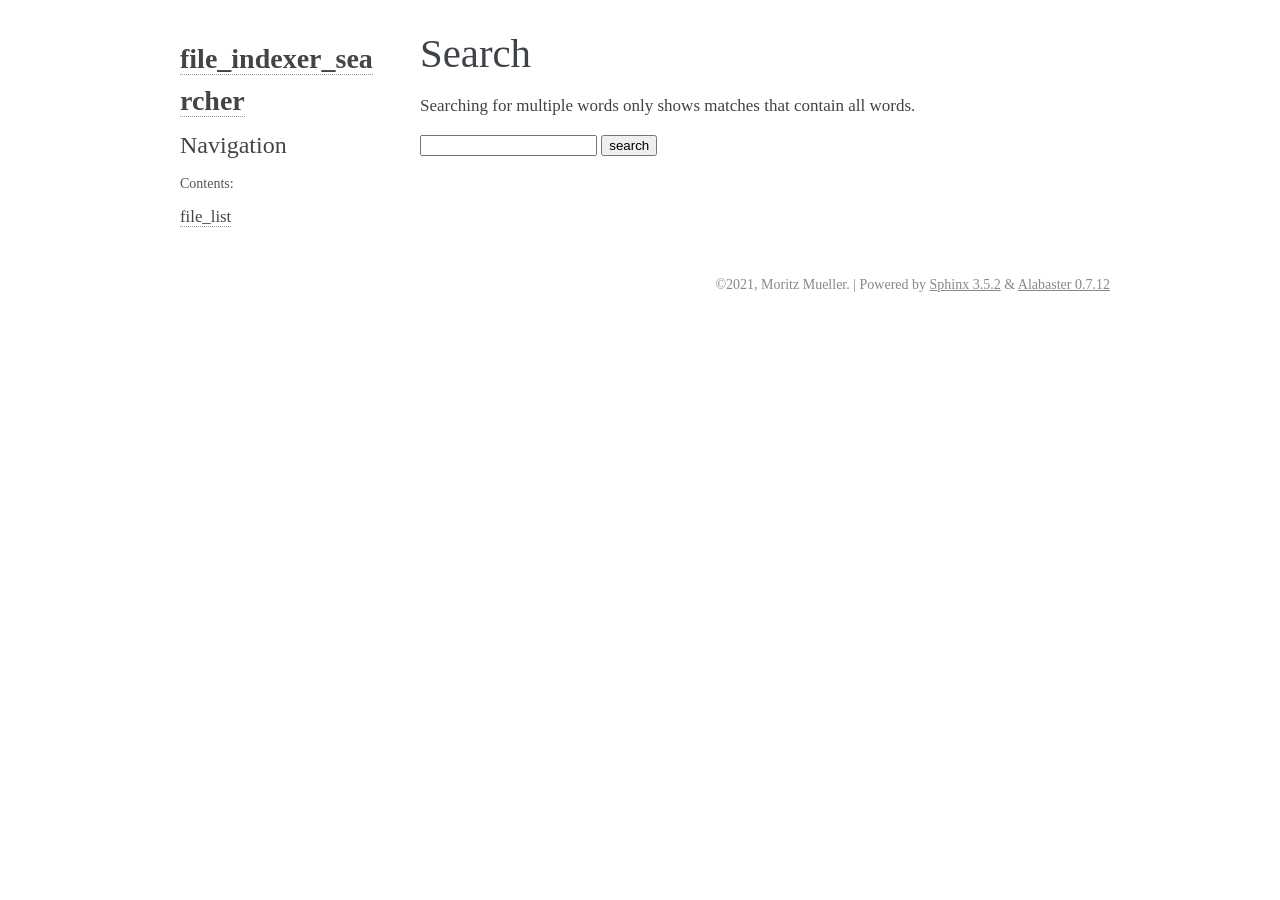
<file: docs/search.html>
<!DOCTYPE html>

<html>
  <head>
    <meta charset="utf-8" />
    <meta name="viewport" content="width=device-width, initial-scale=1.0" />
    <title>Search &#8212; file_indexer_searcher 1.0.0 documentation</title>
    <link rel="stylesheet" href="_static/pygments.css" type="text/css" />
    <link rel="stylesheet" href="_static/alabaster.css" type="text/css" />
    
    <script id="documentation_options" data-url_root="./" src="_static/documentation_options.js"></script>
    <script src="_static/jquery.js"></script>
    <script src="_static/underscore.js"></script>
    <script src="_static/doctools.js"></script>
    <script src="_static/searchtools.js"></script>
    <script src="_static/language_data.js"></script>
    <link rel="index" title="Index" href="genindex.html" />
    <link rel="search" title="Search" href="#" />
  <script src="searchindex.js" defer></script>
  
   
  <link rel="stylesheet" href="_static/custom.css" type="text/css" />
  
  
  <meta name="viewport" content="width=device-width, initial-scale=0.9, maximum-scale=0.9" />


  </head><body>
  

    <div class="document">
      <div class="documentwrapper">
        <div class="bodywrapper">
          

          <div class="body" role="main">
            
  <h1 id="search-documentation">Search</h1>
  <div id="fallback" class="admonition warning">
  <script>$('#fallback').hide();</script>
  <p>
    Please activate JavaScript to enable the search
    functionality.
  </p>
  </div>
  <p>
    Searching for multiple words only shows matches that contain
    all words.
  </p>
  <form action="" method="get">
    <input type="text" name="q" aria-labelledby="search-documentation" value="" />
    <input type="submit" value="search" />
    <span id="search-progress" style="padding-left: 10px"></span>
  </form>
  
  <div id="search-results">
  
  </div>

          </div>
          
        </div>
      </div>
      <div class="sphinxsidebar" role="navigation" aria-label="main navigation">
        <div class="sphinxsidebarwrapper">
<h1 class="logo"><a href="index.html">file_indexer_searcher</a></h1>








<h3>Navigation</h3>
<p class="caption"><span class="caption-text">Contents:</span></p>
<ul>
<li class="toctree-l1"><a class="reference internal" href="modules.html">file_list</a></li>
</ul>

<div class="relations">
<h3>Related Topics</h3>
<ul>
  <li><a href="index.html">Documentation overview</a><ul>
  </ul></li>
</ul>
</div>








        </div>
      </div>
      <div class="clearer"></div>
    </div>
    <div class="footer">
      &copy;2021, Moritz Mueller.
      
      |
      Powered by <a href="http://sphinx-doc.org/">Sphinx 3.5.2</a>
      &amp; <a href="https://github.com/bitprophet/alabaster">Alabaster 0.7.12</a>
      
    </div>

    

    
  </body>
</html>
</file>
<file: docs/_static/pygments.css>
pre { line-height: 125%; }
td.linenos pre { color: #000000; background-color: #f0f0f0; padding-left: 5px; padding-right: 5px; }
span.linenos { color: #000000; background-color: #f0f0f0; padding-left: 5px; padding-right: 5px; }
td.linenos pre.special { color: #000000; background-color: #ffffc0; padding-left: 5px; padding-right: 5px; }
span.linenos.special { color: #000000; background-color: #ffffc0; padding-left: 5px; padding-right: 5px; }
.highlight .hll { background-color: #ffffcc }
.highlight { background: #f8f8f8; }
.highlight .c { color: #8f5902; font-style: italic } /* Comment */
.highlight .err { color: #a40000; border: 1px solid #ef2929 } /* Error */
.highlight .g { color: #000000 } /* Generic */
.highlight .k { color: #004461; font-weight: bold } /* Keyword */
.highlight .l { color: #000000 } /* Literal */
.highlight .n { color: #000000 } /* Name */
.highlight .o { color: #582800 } /* Operator */
.highlight .x { color: #000000 } /* Other */
.highlight .p { color: #000000; font-weight: bold } /* Punctuation */
.highlight .ch { color: #8f5902; font-style: italic } /* Comment.Hashbang */
.highlight .cm { color: #8f5902; font-style: italic } /* Comment.Multiline */
.highlight .cp { color: #8f5902 } /* Comment.Preproc */
.highlight .cpf { color: #8f5902; font-style: italic } /* Comment.PreprocFile */
.highlight .c1 { color: #8f5902; font-style: italic } /* Comment.Single */
.highlight .cs { color: #8f5902; font-style: italic } /* Comment.Special */
.highlight .gd { color: #a40000 } /* Generic.Deleted */
.highlight .ge { color: #000000; font-style: italic } /* Generic.Emph */
.highlight .gr { color: #ef2929 } /* Generic.Error */
.highlight .gh { color: #000080; font-weight: bold } /* Generic.Heading */
.highlight .gi { color: #00A000 } /* Generic.Inserted */
.highlight .go { color: #888888 } /* Generic.Output */
.highlight .gp { color: #745334 } /* Generic.Prompt */
.highlight .gs { color: #000000; font-weight: bold } /* Generic.Strong */
.highlight .gu { color: #800080; font-weight: bold } /* Generic.Subheading */
.highlight .gt { color: #a40000; font-weight: bold } /* Generic.Traceback */
.highlight .kc { color: #004461; font-weight: bold } /* Keyword.Constant */
.highlight .kd { color: #004461; font-weight: bold } /* Keyword.Declaration */
.highlight .kn { color: #004461; font-weight: bold } /* Keyword.Namespace */
.highlight .kp { color: #004461; font-weight: bold } /* Keyword.Pseudo */
.highlight .kr { color: #004461; font-weight: bold } /* Keyword.Reserved */
.highlight .kt { color: #004461; font-weight: bold } /* Keyword.Type */
.highlight .ld { color: #000000 } /* Literal.Date */
.highlight .m { color: #990000 } /* Literal.Number */
.highlight .s { color: #4e9a06 } /* Literal.String */
.highlight .na { color: #c4a000 } /* Name.Attribute */
.highlight .nb { color: #004461 } /* Name.Builtin */
.highlight .nc { color: #000000 } /* Name.Class */
.highlight .no { color: #000000 } /* Name.Constant */
.highlight .nd { color: #888888 } /* Name.Decorator */
.highlight .ni { color: #ce5c00 } /* Name.Entity */
.highlight .ne { color: #cc0000; font-weight: bold } /* Name.Exception */
.highlight .nf { color: #000000 } /* Name.Function */
.highlight .nl { color: #f57900 } /* Name.Label */
.highlight .nn { color: #000000 } /* Name.Namespace */
.highlight .nx { color: #000000 } /* Name.Other */
.highlight .py { color: #000000 } /* Name.Property */
.highlight .nt { color: #004461; font-weight: bold } /* Name.Tag */
.highlight .nv { color: #000000 } /* Name.Variable */
.highlight .ow { color: #004461; font-weight: bold } /* Operator.Word */
.highlight .w { color: #f8f8f8; text-decoration: underline } /* Text.Whitespace */
.highlight .mb { color: #990000 } /* Literal.Number.Bin */
.highlight .mf { color: #990000 } /* Literal.Number.Float */
.highlight .mh { color: #990000 } /* Literal.Number.Hex */
.highlight .mi { color: #990000 } /* Literal.Number.Integer */
.highlight .mo { color: #990000 } /* Literal.Number.Oct */
.highlight .sa { color: #4e9a06 } /* Literal.String.Affix */
.highlight .sb { color: #4e9a06 } /* Literal.String.Backtick */
.highlight .sc { color: #4e9a06 } /* Literal.String.Char */
.highlight .dl { color: #4e9a06 } /* Literal.String.Delimiter */
.highlight .sd { color: #8f5902; font-style: italic } /* Literal.String.Doc */
.highlight .s2 { color: #4e9a06 } /* Literal.String.Double */
.highlight .se { color: #4e9a06 } /* Literal.String.Escape */
.highlight .sh { color: #4e9a06 } /* Literal.String.Heredoc */
.highlight .si { color: #4e9a06 } /* Literal.String.Interpol */
.highlight .sx { color: #4e9a06 } /* Literal.String.Other */
.highlight .sr { color: #4e9a06 } /* Literal.String.Regex */
.highlight .s1 { color: #4e9a06 } /* Literal.String.Single */
.highlight .ss { color: #4e9a06 } /* Literal.String.Symbol */
.highlight .bp { color: #3465a4 } /* Name.Builtin.Pseudo */
.highlight .fm { color: #000000 } /* Name.Function.Magic */
.highlight .vc { color: #000000 } /* Name.Variable.Class */
.highlight .vg { color: #000000 } /* Name.Variable.Global */
.highlight .vi { color: #000000 } /* Name.Variable.Instance */
.highlight .vm { color: #000000 } /* Name.Variable.Magic */
.highlight .il { color: #990000 } /* Literal.Number.Integer.Long */
</file>
<file: docs/_static/alabaster.css>
@import url("basic.css");

/* -- page layout ----------------------------------------------------------- */

body {
    font-family: Georgia, serif;
    font-size: 17px;
    background-color: #fff;
    color: #000;
    margin: 0;
    padding: 0;
}


div.document {
    width: 940px;
    margin: 30px auto 0 auto;
}

div.documentwrapper {
    float: left;
    width: 100%;
}

div.bodywrapper {
    margin: 0 0 0 220px;
}

div.sphinxsidebar {
    width: 220px;
    font-size: 14px;
    line-height: 1.5;
}

hr {
    border: 1px solid #B1B4B6;
}

div.body {
    background-color: #fff;
    color: #3E4349;
    padding: 0 30px 0 30px;
}

div.body > .section {
    text-align: left;
}

div.footer {
    width: 940px;
    margin: 20px auto 30px auto;
    font-size: 14px;
    color: #888;
    text-align: right;
}

div.footer a {
    color: #888;
}

p.caption {
    font-family: inherit;
    font-size: inherit;
}


div.relations {
    display: none;
}


div.sphinxsidebar a {
    color: #444;
    text-decoration: none;
    border-bottom: 1px dotted #999;
}

div.sphinxsidebar a:hover {
    border-bottom: 1px solid #999;
}

div.sphinxsidebarwrapper {
    padding: 18px 10px;
}

div.sphinxsidebarwrapper p.logo {
    padding: 0;
    margin: -10px 0 0 0px;
    text-align: center;
}

div.sphinxsidebarwrapper h1.logo {
    margin-top: -10px;
    text-align: center;
    margin-bottom: 5px;
    text-align: left;
}

div.sphinxsidebarwrapper h1.logo-name {
    margin-top: 0px;
}

div.sphinxsidebarwrapper p.blurb {
    margin-top: 0;
    font-style: normal;
}

div.sphinxsidebar h3,
div.sphinxsidebar h4 {
    font-family: Georgia, serif;
    color: #444;
    font-size: 24px;
    font-weight: normal;
    margin: 0 0 5px 0;
    padding: 0;
}

div.sphinxsidebar h4 {
    font-size: 20px;
}

div.sphinxsidebar h3 a {
    color: #444;
}

div.sphinxsidebar p.logo a,
div.sphinxsidebar h3 a,
div.sphinxsidebar p.logo a:hover,
div.sphinxsidebar h3 a:hover {
    border: none;
}

div.sphinxsidebar p {
    color: #555;
    margin: 10px 0;
}

div.sphinxsidebar ul {
    margin: 10px 0;
    padding: 0;
    color: #000;
}

div.sphinxsidebar ul li.toctree-l1 > a {
    font-size: 120%;
}

div.sphinxsidebar ul li.toctree-l2 > a {
    font-size: 110%;
}

div.sphinxsidebar input {
    border: 1px solid #CCC;
    font-family: Georgia, serif;
    font-size: 1em;
}

div.sphinxsidebar hr {
    border: none;
    height: 1px;
    color: #AAA;
    background: #AAA;

    text-align: left;
    margin-left: 0;
    width: 50%;
}

div.sphinxsidebar .badge {
    border-bottom: none;
}

div.sphinxsidebar .badge:hover {
    border-bottom: none;
}

/* To address an issue with donation coming after search */
div.sphinxsidebar h3.donation {
    margin-top: 10px;
}

/* -- body styles ----------------------------------------------------------- */

a {
    color: #004B6B;
    text-decoration: underline;
}

a:hover {
    color: #6D4100;
    text-decoration: underline;
}

div.body h1,
div.body h2,
div.body h3,
div.body h4,
div.body h5,
div.body h6 {
    font-family: Georgia, serif;
    font-weight: normal;
    margin: 30px 0px 10px 0px;
    padding: 0;
}

div.body h1 { margin-top: 0; padding-top: 0; font-size: 240%; }
div.body h2 { font-size: 180%; }
div.body h3 { font-size: 150%; }
div.body h4 { font-size: 130%; }
div.body h5 { font-size: 100%; }
div.body h6 { font-size: 100%; }

a.headerlink {
    color: #DDD;
    padding: 0 4px;
    text-decoration: none;
}

a.headerlink:hover {
    color: #444;
    background: #EAEAEA;
}

div.body p, div.body dd, div.body li {
    line-height: 1.4em;
}

div.admonition {
    margin: 20px 0px;
    padding: 10px 30px;
    background-color: #EEE;
    border: 1px solid #CCC;
}

div.admonition tt.xref, div.admonition code.xref, div.admonition a tt {
    background-color: #FBFBFB;
    border-bottom: 1px solid #fafafa;
}

div.admonition p.admonition-title {
    font-family: Georgia, serif;
    font-weight: normal;
    font-size: 24px;
    margin: 0 0 10px 0;
    padding: 0;
    line-height: 1;
}

div.admonition p.last {
    margin-bottom: 0;
}

div.highlight {
    background-color: #fff;
}

dt:target, .highlight {
    background: #FAF3E8;
}

div.warning {
    background-color: #FCC;
    border: 1px solid #FAA;
}

div.danger {
    background-color: #FCC;
    border: 1px solid #FAA;
    -moz-box-shadow: 2px 2px 4px #D52C2C;
    -webkit-box-shadow: 2px 2px 4px #D52C2C;
    box-shadow: 2px 2px 4px #D52C2C;
}

div.error {
    background-color: #FCC;
    border: 1px solid #FAA;
    -moz-box-shadow: 2px 2px 4px #D52C2C;
    -webkit-box-shadow: 2px 2px 4px #D52C2C;
    box-shadow: 2px 2px 4px #D52C2C;
}

div.caution {
    background-color: #FCC;
    border: 1px solid #FAA;
}

div.attention {
    background-color: #FCC;
    border: 1px solid #FAA;
}

div.important {
    background-color: #EEE;
    border: 1px solid #CCC;
}

div.note {
    background-color: #EEE;
    border: 1px solid #CCC;
}

div.tip {
    background-color: #EEE;
    border: 1px solid #CCC;
}

div.hint {
    background-color: #EEE;
    border: 1px solid #CCC;
}

div.seealso {
    background-color: #EEE;
    border: 1px solid #CCC;
}

div.topic {
    background-color: #EEE;
}

p.admonition-title {
    display: inline;
}

p.admonition-title:after {
    content: ":";
}

pre, tt, code {
    font-family: 'Consolas', 'Menlo', 'DejaVu Sans Mono', 'Bitstream Vera Sans Mono', monospace;
    font-size: 0.9em;
}

.hll {
    background-color: #FFC;
    margin: 0 -12px;
    padding: 0 12px;
    display: block;
}

img.screenshot {
}

tt.descname, tt.descclassname, code.descname, code.descclassname {
    font-size: 0.95em;
}

tt.descname, code.descname {
    padding-right: 0.08em;
}

img.screenshot {
    -moz-box-shadow: 2px 2px 4px #EEE;
    -webkit-box-shadow: 2px 2px 4px #EEE;
    box-shadow: 2px 2px 4px #EEE;
}

table.docutils {
    border: 1px solid #888;
    -moz-box-shadow: 2px 2px 4px #EEE;
    -webkit-box-shadow: 2px 2px 4px #EEE;
    box-shadow: 2px 2px 4px #EEE;
}

table.docutils td, table.docutils th {
    border: 1px solid #888;
    padding: 0.25em 0.7em;
}

table.field-list, table.footnote {
    border: none;
    -moz-box-shadow: none;
    -webkit-box-shadow: none;
    box-shadow: none;
}

table.footnote {
    margin: 15px 0;
    width: 100%;
    border: 1px solid #EEE;
    background: #FDFDFD;
    font-size: 0.9em;
}

table.footnote + table.footnote {
    margin-top: -15px;
    border-top: none;
}

table.field-list th {
    padding: 0 0.8em 0 0;
}

table.field-list td {
    padding: 0;
}

table.field-list p {
    margin-bottom: 0.8em;
}

/* Cloned from
 * https://github.com/sphinx-doc/sphinx/commit/ef60dbfce09286b20b7385333d63a60321784e68
 */
.field-name {
    -moz-hyphens: manual;
    -ms-hyphens: manual;
    -webkit-hyphens: manual;
    hyphens: manual;
}

table.footnote td.label {
    width: .1px;
    padding: 0.3em 0 0.3em 0.5em;
}

table.footnote td {
    padding: 0.3em 0.5em;
}

dl {
    margin: 0;
    padding: 0;
}

dl dd {
    margin-left: 30px;
}

blockquote {
    margin: 0 0 0 30px;
    padding: 0;
}

ul, ol {
    /* Matches the 30px from the narrow-screen "li > ul" selector below */
    margin: 10px 0 10px 30px;
    padding: 0;
}

pre {
    background: #EEE;
    padding: 7px 30px;
    margin: 15px 0px;
    line-height: 1.3em;
}

div.viewcode-block:target {
    background: #ffd;
}

dl pre, blockquote pre, li pre {
    margin-left: 0;
    padding-left: 30px;
}

tt, code {
    background-color: #ecf0f3;
    color: #222;
    /* padding: 1px 2px; */
}

tt.xref, code.xref, a tt {
    background-color: #FBFBFB;
    border-bottom: 1px solid #fff;
}

a.reference {
    text-decoration: none;
    border-bottom: 1px dotted #004B6B;
}

/* Don't put an underline on images */
a.image-reference, a.image-reference:hover {
    border-bottom: none;
}

a.reference:hover {
    border-bottom: 1px solid #6D4100;
}

a.footnote-reference {
    text-decoration: none;
    font-size: 0.7em;
    vertical-align: top;
    border-bottom: 1px dotted #004B6B;
}

a.footnote-reference:hover {
    border-bottom: 1px solid #6D4100;
}

a:hover tt, a:hover code {
    background: #EEE;
}


@media screen and (max-width: 870px) {

    div.sphinxsidebar {
    	display: none;
    }

    div.document {
       width: 100%;

    }

    div.documentwrapper {
    	margin-left: 0;
    	margin-top: 0;
    	margin-right: 0;
    	margin-bottom: 0;
    }

    div.bodywrapper {
    	margin-top: 0;
    	margin-right: 0;
    	margin-bottom: 0;
    	margin-left: 0;
    }

    ul {
    	margin-left: 0;
    }

	li > ul {
        /* Matches the 30px from the "ul, ol" selector above */
		margin-left: 30px;
	}

    .document {
    	width: auto;
    }

    .footer {
    	width: auto;
    }

    .bodywrapper {
    	margin: 0;
    }

    .footer {
    	width: auto;
    }

    .github {
        display: none;
    }



}



@media screen and (max-width: 875px) {

    body {
        margin: 0;
        padding: 20px 30px;
    }

    div.documentwrapper {
        float: none;
        background: #fff;
    }

    div.sphinxsidebar {
        display: block;
        float: none;
        width: 102.5%;
        margin: 50px -30px -20px -30px;
        padding: 10px 20px;
        background: #333;
        color: #FFF;
    }

    div.sphinxsidebar h3, div.sphinxsidebar h4, div.sphinxsidebar p,
    div.sphinxsidebar h3 a {
        color: #fff;
    }

    div.sphinxsidebar a {
        color: #AAA;
    }

    div.sphinxsidebar p.logo {
        display: none;
    }

    div.document {
        width: 100%;
        margin: 0;
    }

    div.footer {
        display: none;
    }

    div.bodywrapper {
        margin: 0;
    }

    div.body {
        min-height: 0;
        padding: 0;
    }

    .rtd_doc_footer {
        display: none;
    }

    .document {
        width: auto;
    }

    .footer {
        width: auto;
    }

    .footer {
        width: auto;
    }

    .github {
        display: none;
    }
}


/* misc. */

.revsys-inline {
    display: none!important;
}

/* Make nested-list/multi-paragraph items look better in Releases changelog
 * pages. Without this, docutils' magical list fuckery causes inconsistent
 * formatting between different release sub-lists.
 */
div#changelog > div.section > ul > li > p:only-child {
    margin-bottom: 0;
}

/* Hide fugly table cell borders in ..bibliography:: directive output */
table.docutils.citation, table.docutils.citation td, table.docutils.citation th {
  border: none;
  /* Below needed in some edge cases; if not applied, bottom shadows appear */
  -moz-box-shadow: none;
  -webkit-box-shadow: none;
  box-shadow: none;
}


/* relbar */

.related {
    line-height: 30px;
    width: 100%;
    font-size: 0.9rem;
}

.related.top {
    border-bottom: 1px solid #EEE;
    margin-bottom: 20px;
}

.related.bottom {
    border-top: 1px solid #EEE;
}

.related ul {
    padding: 0;
    margin: 0;
    list-style: none;
}

.related li {
    display: inline;
}

nav#rellinks {
    float: right;
}

nav#rellinks li+li:before {
    content: "|";
}

nav#breadcrumbs li+li:before {
    content: "\00BB";
}

/* Hide certain items when printing */
@media print {
    div.related {
        display: none;
    }
}
</file>
<file: docs/_static/custom.css>
/* This file intentionally left blank. */
</file>
